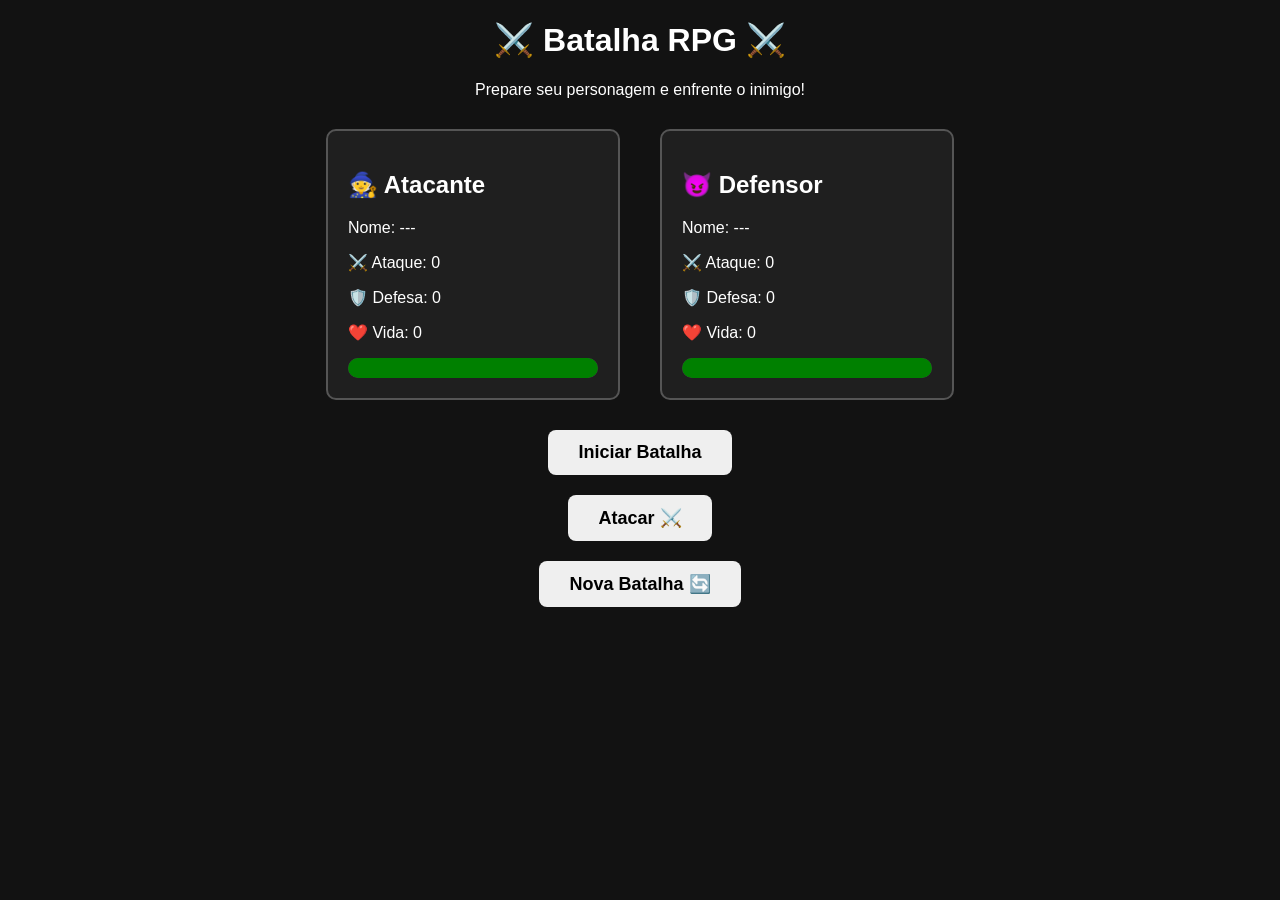
<file: desenvolvimento-web/jogo-rpg/index.html>
<!DOCTYPE html>
<html lang="pt-br">

<head>
    <meta charset="UTF-8">
    <meta name="viewport" content="width=device-width, initial-scale=1.0">

    <title>Jogo RPG</title>

    <link rel="stylesheet" href="./style.css">
</head>

<body>

    <!-- TÍTULO DO JOGO -->
    <h1>⚔️ Batalha RPG ⚔️</h1>
    <p>Prepare seu personagem e enfrente o inimigo!</p>


    <!-- ÁREA DA BATALHA -->
    <div class="batalha">


        <!-- ATACANTE -->
        <div class="personagem">

            <h2>🧙 Atacante</h2>

            <p>
                Nome:
                <span id="nomeAtacante">---</span>
            </p>

            <p>
                ⚔️ Ataque:
                <span id="ataqueAtacante">0</span>
                <p>
    🛡️ Defesa:
    <span id="defesaAtacante">0</span>
</p>
            </p>

            <p>
                ❤️ Vida:
                <span id="vidaAtacante">0</span>
            </p>

            <!-- BARRA DE VIDA DO ATACANTE -->
            <div class="barra-vida">
                <div id="vidaBarraAtacante"></div>
            </div>

        </div>


        <!-- DEFENSOR -->
        <div class="personagem">

            <h2>😈 Defensor</h2>

            <p>
                Nome:
                <span id="nomeDefensor">---</span>
                <p>
    ⚔️ Ataque:
    <span id="ataqueDefensor">0</span>
</p>
            </p>

            <p>
                🛡️ Defesa:
                <span id="defesaDefensor">0</span>
            </p>

            <p>
                ❤️ Vida:
                <span id="vidaDefensor">0</span>
            </p>

            <!-- BARRA DE VIDA DO DEFENSOR -->
            <div class="barra-vida">
                <div id="vidaBarra"></div>
            </div>

        </div>

    </div>


    <!-- BOTÕES -->
    <button onclick="iniciarBatalha()">
        Iniciar Batalha
    </button>

    <button onclick="atacar()">
        Atacar ⚔️
    </button>

    <button onclick="novaBatalha()">
    Nova Batalha 🔄
</button>


    <!-- RESULTADO -->
    <div class="resultado"></div>


    <!-- JAVASCRIPT -->
    <script src="./script.js"></script>

</body>

</html>
</file>
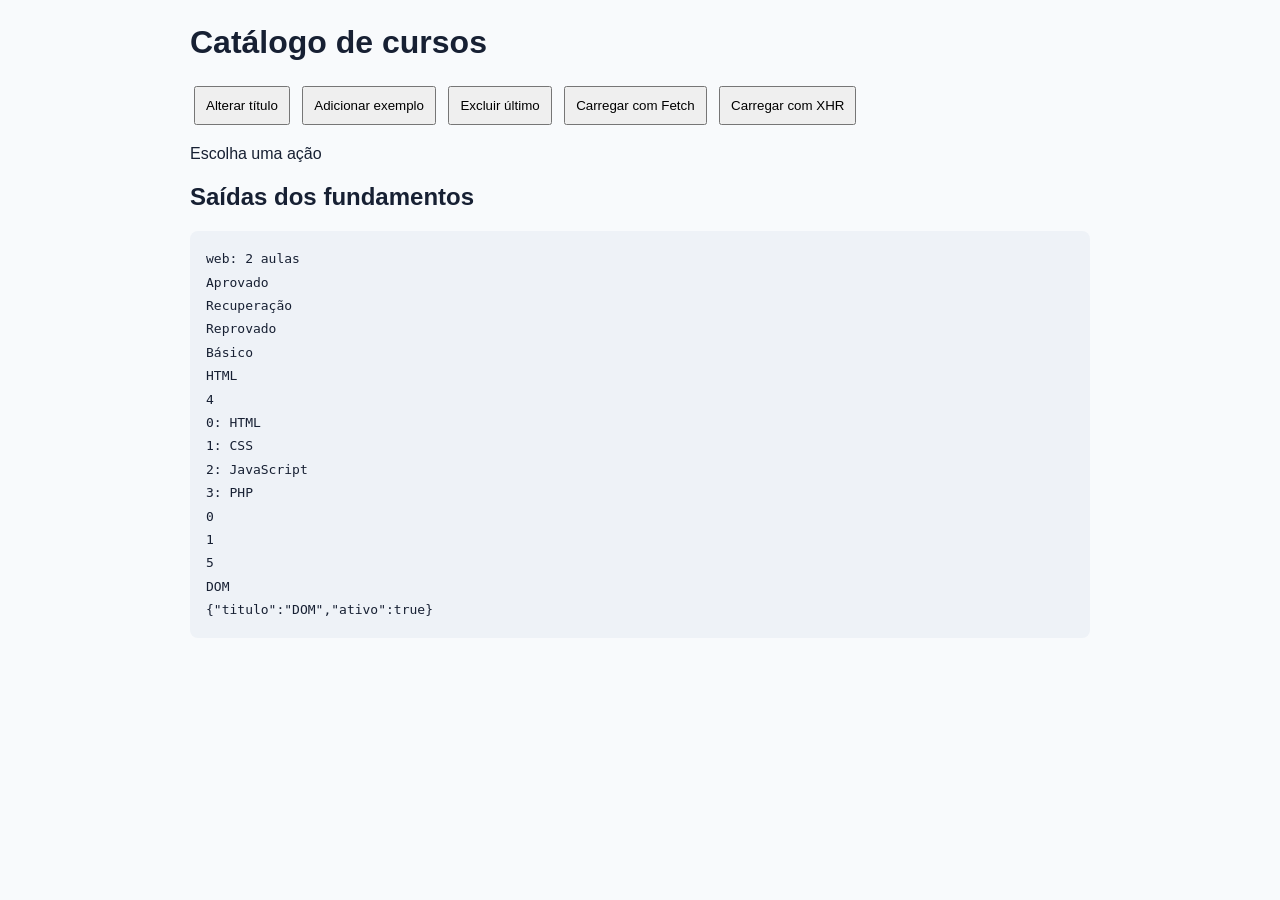
<file: desenvolvimento-web/Projeto DOM/index.html>
<!DOCTYPE html>
<html lang="pt-br">
<head>
    <meta charset="UTF-8">
    <meta name="viewport" content="width=device-width, initial-scale=1.0">
    <title>Aula 12 - JavaScript DOM e Ajax</title>
    <link rel="stylesheet" href="./style.css">
</head>
<body>
    <main>
        <h1 id="titulo">Catálogo de cursos</h1>

        <button id="alterar" type="button">Alterar título</button>
        <button id="adicionar" type="button">Adicionar exemplo</button>
        <button id="excluir" type="button">Excluir último</button>
        <button id="fetch" type="button">Carregar com Fetch</button>
        <button id="xhr" type="button">Carregar com XHR</button>

        <p id="status" role="status">Escolha uma ação</p>

        <ul id="lista"></ul>

        <h2>Saídas dos fundamentos</h2>
        <pre id="saida"></pre>
    </main>

    <script src="./fundamentos.js"></script>
    <script src="./app.js"></script>
</body>
</html>
</file>
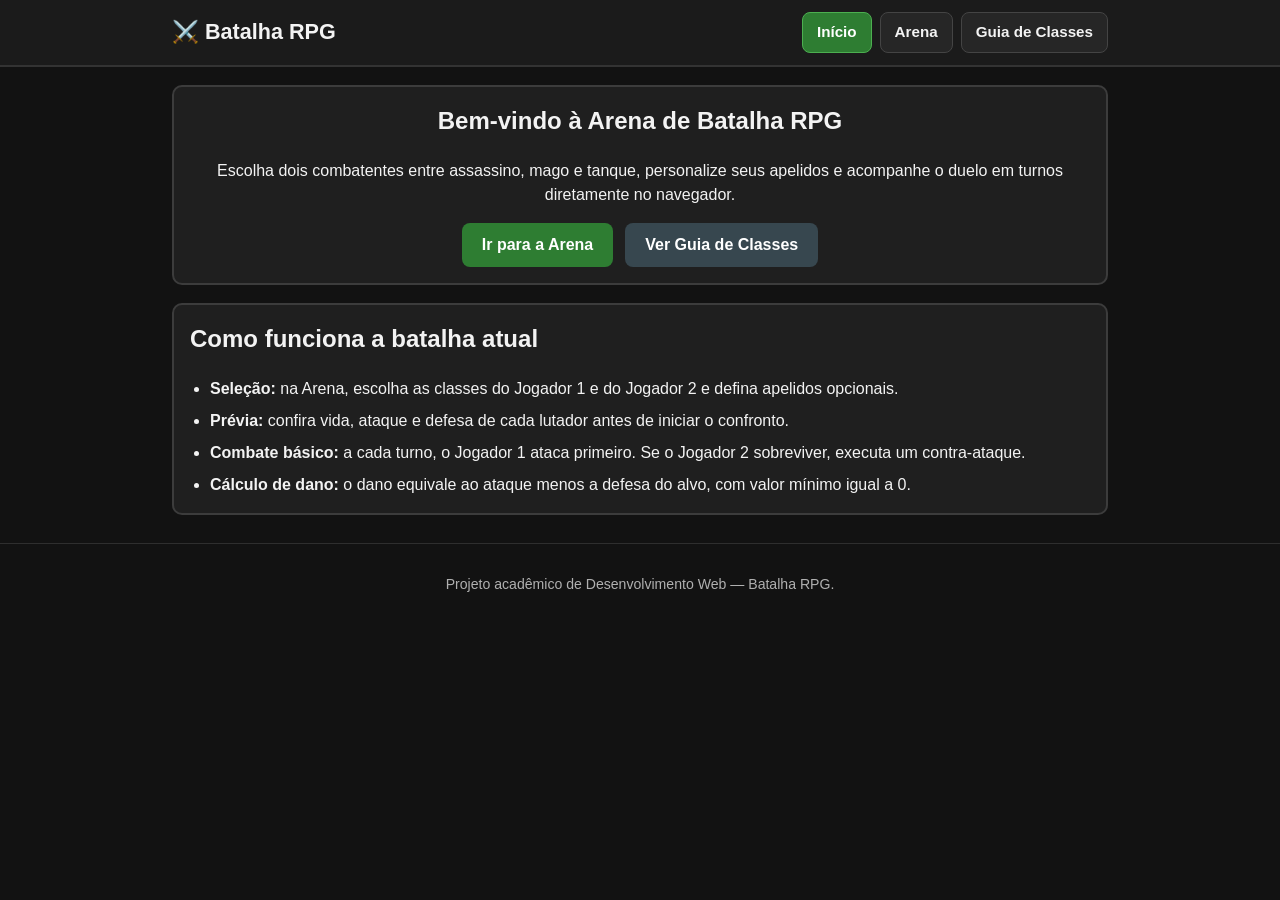
<file: desenvolvimento-web/Projeto-gb/index.html>
<!DOCTYPE html>
<html lang="pt-BR">

<head>
    <meta charset="UTF-8">
    <meta name="viewport" content="width=device-width, initial-scale=1.0">
    <title>Batalha RPG — Início</title>
    <link rel="stylesheet" href="./style.css">
</head>

<body>
    <header class="topo">
        <div class="container">
            <p class="marca">⚔️ Batalha RPG</p>
            <nav aria-label="Navegação principal">
                <ul class="menu">
                    <li><a href="./index.html" aria-current="page">Início</a></li>
                    <li><a href="./arena.html">Arena</a></li>
                    <li><a href="./classes.html">Guia de Classes</a></li>
                </ul>
            </nav>
        </div>
    </header>

    <main class="container">
        <section class="painel destaque" aria-labelledby="titulo-inicio">
            <h1 id="titulo-inicio">Bem-vindo à Arena de Batalha RPG</h1>
            <p>
                Escolha dois combatentes entre assassino, mago e tanque, personalize seus apelidos
                e acompanhe o duelo em turnos diretamente no navegador.
            </p>
            <div class="acoes-inicio">
                <a class="botao-link primario" href="./arena.html">Ir para a Arena</a>
                <a class="botao-link secundario" href="./classes.html">Ver Guia de Classes</a>
            </div>
        </section>

        <section class="painel" aria-labelledby="titulo-regras">
            <h2 id="titulo-regras">Como funciona a batalha atual</h2>
            <ul class="lista-regras">
                <li><strong>Seleção:</strong> na Arena, escolha as classes do Jogador 1 e do Jogador 2 e defina apelidos opcionais.</li>
                <li><strong>Prévia:</strong> confira vida, ataque e defesa de cada lutador antes de iniciar o confronto.</li>
                <li><strong>Combate básico:</strong> a cada turno, o Jogador 1 ataca primeiro. Se o Jogador 2 sobreviver, executa um contra-ataque.</li>
                <li><strong>Cálculo de dano:</strong> o dano equivale ao ataque menos a defesa do alvo, com valor mínimo igual a 0.</li>
            </ul>
        </section>
    </main>

    <footer class="rodape">
        <div class="container">
            <p>Projeto acadêmico de Desenvolvimento Web — Batalha RPG.</p>
        </div>
    </footer>
</body>

</html>
</file>
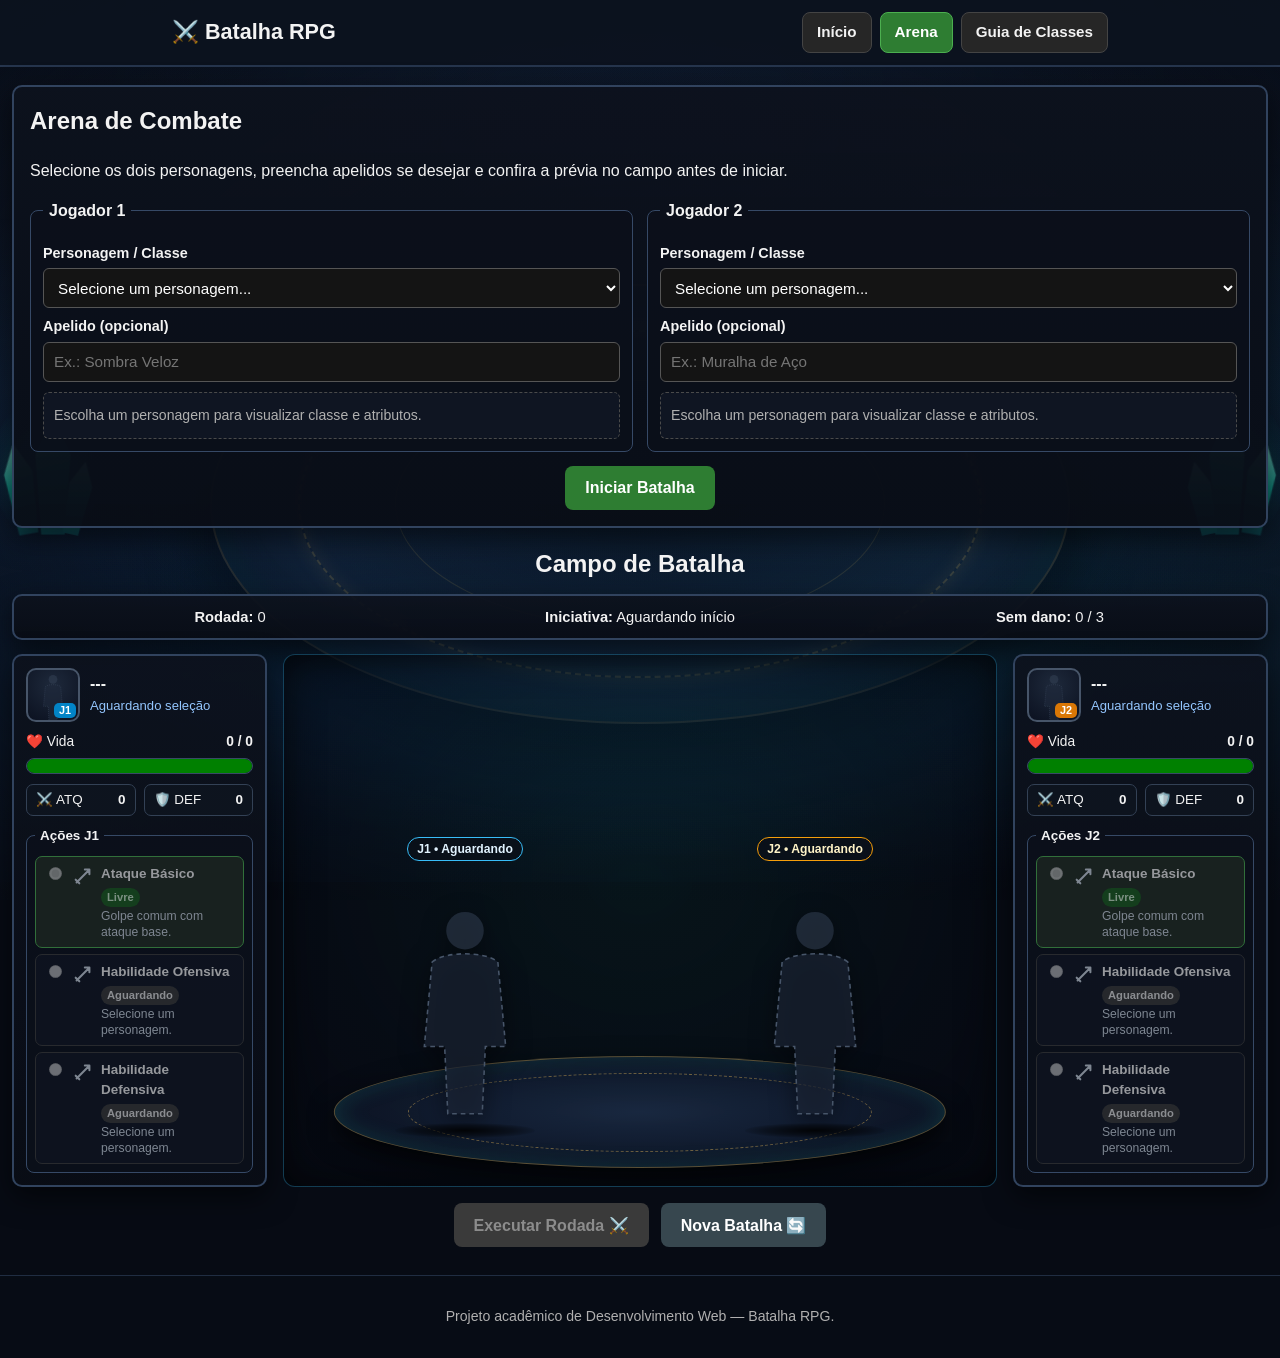
<file: desenvolvimento-web/Projeto-gb/arena.html>
<!DOCTYPE html>
<html lang="pt-BR">

<head>
    <meta charset="UTF-8">
    <meta name="viewport" content="width=device-width, initial-scale=1.0">
    <title>Batalha RPG — Arena</title>
    <link rel="stylesheet" href="./style.css">
</head>

<body class="pagina-arena">
    <!-- CENÁRIO DECORATIVO ANIMADO (EXCLUSIVO DA ARENA) -->
    <div class="arena-cenario" aria-hidden="true">
        <div class="arena-base-arte">
            <div class="arena-ruinas"></div>
            <div class="arena-plataforma">
                <div class="arena-runas"></div>
            </div>
        </div>

        <div class="arena-nevoa nevoa-fundo"></div>
        <div class="arena-nevoa nevoa-frente"></div>

        <div class="arena-cristais cristais-esquerda">
            <span class="cristal-halo"></span>
            <span class="cristal c1"></span>
            <span class="cristal c2"></span>
            <span class="cristal c3"></span>
        </div>

        <div class="arena-cristais cristais-direita">
            <span class="cristal-halo"></span>
            <span class="cristal c1"></span>
            <span class="cristal c2"></span>
            <span class="cristal c3"></span>
        </div>

        <div class="arena-particulas">
            <span class="particula p1"></span>
            <span class="particula p2"></span>
            <span class="particula p3"></span>
            <span class="particula p4"></span>
            <span class="particula p5"></span>
            <span class="particula p6"></span>
            <span class="particula p7"></span>
            <span class="particula p8"></span>
            <span class="particula p9"></span>
            <span class="particula p10"></span>
        </div>

        <div class="arena-vinheta-leitura"></div>
    </div>

    <header class="topo">
        <div class="container">
            <p class="marca">⚔️ Batalha RPG</p>
            <nav aria-label="Navegação principal">
                <ul class="menu">
                    <li><a href="./index.html">Início</a></li>
                    <li><a href="./arena.html" aria-current="page">Arena</a></li>
                    <li><a href="./classes.html">Guia de Classes</a></li>
                </ul>
            </nav>
        </div>
    </header>

    <main class="container container-arena">
        <!-- SELEÇÃO DE PERSONAGENS (RECOLHIDA AO INICIAR A BATALHA) -->
        <section id="painelSelecao" class="painel painel-selecao" aria-labelledby="titulo-selecao">
            <h1 id="titulo-selecao">Arena de Combate</h1>
            <p>Selecione os dois personagens, preencha apelidos se desejar e confira a prévia no campo antes de iniciar.</p>

            <form id="formSelecao" class="form-selecao" novalidate>
                <div class="grade-dupla">
                    <fieldset class="grupo-jogador">
                        <legend>Jogador 1</legend>

                        <label for="classeJ1">Personagem / Classe</label>
                        <select id="classeJ1" name="classeJ1" required>
                            <option value="">Selecione um personagem...</option>
                            <option value="nox">Nox — Assassino</option>
                            <option value="iris">Íris — Mago</option>
                            <option value="bronn">Bronn — Tanque</option>
                        </select>

                        <label for="apelidoJ1">Apelido (opcional)</label>
                        <input type="text" id="apelidoJ1" name="apelidoJ1" maxlength="24" placeholder="Ex.: Sombra Veloz">

                        <div class="previa-lutador" id="previaJ1" aria-live="polite">
                            <p class="previa-vazia">Escolha um personagem para visualizar classe e atributos.</p>
                        </div>
                    </fieldset>

                    <fieldset class="grupo-jogador">
                        <legend>Jogador 2</legend>

                        <label for="classeJ2">Personagem / Classe</label>
                        <select id="classeJ2" name="classeJ2" required>
                            <option value="">Selecione um personagem...</option>
                            <option value="nox">Nox — Assassino</option>
                            <option value="iris">Íris — Mago</option>
                            <option value="bronn">Bronn — Tanque</option>
                        </select>

                        <label for="apelidoJ2">Apelido (opcional)</label>
                        <input type="text" id="apelidoJ2" name="apelidoJ2" maxlength="24" placeholder="Ex.: Muralha de Aço">

                        <div class="previa-lutador" id="previaJ2" aria-live="polite">
                            <p class="previa-vazia">Escolha um personagem para visualizar classe e atributos.</p>
                        </div>
                    </fieldset>
                </div>

                <p id="mensagemValidacao" class="mensagem-erro" role="alert" aria-live="assertive"></p>

                <div class="acoes-form">
                    <button type="submit" id="btnIniciar" class="primario">Iniciar Batalha</button>
                </div>
            </form>
        </section>

        <!-- CAMPO DE BATALHA EM 3 COLUNAS NO DESKTOP -->
        <section id="secaoCampoBatalha" class="arena-combate" aria-labelledby="titulo-duelo" tabindex="-1">
            <h2 id="titulo-duelo" class="titulo-secao">Campo de Batalha</h2>

            <!-- FAIXA COMPACTA DE RODADA E INICIATIVA ACIMA DO CAMPO -->
            <div class="painel status-rodada" aria-live="polite">
                <p><strong>Rodada:</strong> <span id="numeroRodada">0</span></p>
                <p><strong>Iniciativa:</strong> <span id="textoIniciativa">Aguardando início</span></p>
                <p><strong>Sem dano:</strong> <span id="contadorSemDano">0 / 3</span></p>
            </div>

            <div class="campo-batalha-grid">
                <!-- PAINEL COMPACTO JOGADOR 1 (ESQUERDA NO DESKTOP) -->
                <aside id="painelJ1" class="personagem painel-lutador painel-j1" aria-labelledby="titulo-card-j1">
                    <div class="lutador-cabecalho">
                        <div class="retrato-moldura" id="molduraRetratoJ1">
                            <div id="retratoJ1" class="retrato-arte" aria-hidden="true"></div>
                            <span class="tag-jogador tag-j1">J1</span>
                        </div>
                        <div class="lutador-identidade">
                            <h3 id="titulo-card-j1" class="sr-only">Jogador 1</h3>
                            <p class="lutador-nome" id="nomeAtacante">---</p>
                            <p class="lutador-classe" id="classeAtacanteTela">Aguardando seleção</p>
                        </div>
                    </div>

                    <div class="bloco-vida">
                        <div class="linha-vida">
                            <span>❤️ Vida</span>
                            <strong><span id="vidaAtacante">0</span> / <span id="vidaMaxAtacante">0</span></strong>
                        </div>
                        <div class="barra-vida" role="progressbar" aria-label="Vida do Jogador 1" aria-valuemin="0" aria-valuemax="100" aria-valuenow="100" id="barraContainerAtacante">
                            <div id="vidaBarraAtacante"></div>
                        </div>
                    </div>

                    <div class="atributos-compactos">
                        <div class="stat-pill">
                            <span>⚔️ ATQ</span>
                            <strong id="ataqueAtacante">0</strong>
                        </div>
                        <div class="stat-pill">
                            <span>🛡️ DEF</span>
                            <strong id="defesaAtacante">0</strong>
                        </div>
                    </div>

                    <fieldset class="seletor-acao">
                        <legend>Ações J1</legend>

                        <label class="opcao-acao">
                            <input type="radio" id="radioBasicoJ1" name="acaoJ1" value="basico" checked disabled>
                            <span id="iconeBasicoJ1" class="icone-habilidade" aria-hidden="true"></span>
                            <span class="opcao-texto">
                                <span class="opcao-cabecalho">
                                    <strong>Ataque Básico</strong>
                                    <span class="badge-recarga pronta">Livre</span>
                                </span>
                                <small>Golpe comum com ataque base.</small>
                            </span>
                        </label>

                        <label class="opcao-acao">
                            <input type="radio" id="radioOfensivaJ1" name="acaoJ1" value="ofensiva" disabled>
                            <span id="iconeOfensivaJ1" class="icone-habilidade" aria-hidden="true"></span>
                            <span class="opcao-texto">
                                <span class="opcao-cabecalho">
                                    <strong id="nomeOfensivaJ1">Habilidade Ofensiva</strong>
                                    <span id="statusOfensivaJ1" class="badge-recarga">Aguardando</span>
                                </span>
                                <small id="descOfensivaJ1">Selecione um personagem.</small>
                            </span>
                        </label>

                        <label class="opcao-acao">
                            <input type="radio" id="radioDefensivaJ1" name="acaoJ1" value="defensiva" disabled>
                            <span id="iconeDefensivaJ1" class="icone-habilidade" aria-hidden="true"></span>
                            <span class="opcao-texto">
                                <span class="opcao-cabecalho">
                                    <strong id="nomeDefensivaJ1">Habilidade Defensiva</strong>
                                    <span id="statusDefensivaJ1" class="badge-recarga">Aguardando</span>
                                </span>
                                <small id="descDefensivaJ1">Selecione um personagem.</small>
                            </span>
                        </label>
                    </fieldset>
                </aside>

                <!-- ARENA CENTRAL COM PERSONAGENS DE CORPO INTEIRO E ENCERRAMENTO -->
                <div id="palcoArena" class="palco-arena" aria-label="Palco de duelo">
                    <!-- LETREIRO TRIUNFAL ACIMA DO VENCEDOR -->
                    <div id="bannerDesfecho" class="banner-desfecho" role="status" aria-live="polite" aria-hidden="true">
                        <div class="banner-moldura">
                            <span class="banner-ornamento" aria-hidden="true"></span>
                            <p id="tituloDesfecho" class="banner-desfecho-titulo"></p>
                            <p id="subtituloDesfecho" class="banner-desfecho-subtitulo"></p>
                            <span class="banner-brilho" aria-hidden="true"></span>
                        </div>
                    </div>

                    <!-- HALO DOURADO E PARTÍCULAS DE VITÓRIA -->
                    <div class="halo-vitoria" aria-hidden="true"></div>
                    <div class="particulas-vitoria" aria-hidden="true">
                        <span class="faisca-vitoria f1"></span>
                        <span class="faisca-vitoria f2"></span>
                        <span class="faisca-vitoria f3"></span>
                        <span class="faisca-vitoria f4"></span>
                        <span class="faisca-vitoria f5"></span>
                        <span class="faisca-vitoria f6"></span>
                    </div>

                    <div class="piso-arena" aria-hidden="true">
                        <div class="piso-runas"></div>
                    </div>

                    <div class="lutadores-palco">
                        <div id="palcoLutadorJ1" class="slot-lutador lado-j1" data-classe="">
                            <span id="plaquetaJ1" class="plaqueta-lutador plaqueta-j1">J1 • Aguardando</span>
                            <div id="figuraJ1" class="figura-corpo-inteiro" role="img" aria-label="Lutador do Jogador 1 não selecionado"></div>
                            <div class="sombra-contato" aria-hidden="true"></div>
                        </div>

                        <div id="palcoLutadorJ2" class="slot-lutador lado-j2" data-classe="">
                            <span id="plaquetaJ2" class="plaqueta-lutador plaqueta-j2">J2 • Aguardando</span>
                            <div id="figuraJ2" class="figura-corpo-inteiro" role="img" aria-label="Lutador do Jogador 2 não selecionado"></div>
                            <div class="sombra-contato" aria-hidden="true"></div>
                        </div>
                    </div>
                </div>

                <!-- PAINEL COMPACTO JOGADOR 2 (DIREITA NO DESKTOP) -->
                <aside id="painelJ2" class="personagem painel-lutador painel-j2" aria-labelledby="titulo-card-j2">
                    <div class="lutador-cabecalho">
                        <div class="retrato-moldura" id="molduraRetratoJ2">
                            <div id="retratoJ2" class="retrato-arte" aria-hidden="true"></div>
                            <span class="tag-jogador tag-j2">J2</span>
                        </div>
                        <div class="lutador-identidade">
                            <h3 id="titulo-card-j2" class="sr-only">Jogador 2</h3>
                            <p class="lutador-nome" id="nomeDefensor">---</p>
                            <p class="lutador-classe" id="classeDefensorTela">Aguardando seleção</p>
                        </div>
                    </div>

                    <div class="bloco-vida">
                        <div class="linha-vida">
                            <span>❤️ Vida</span>
                            <strong><span id="vidaDefensor">0</span> / <span id="vidaMaxDefensor">0</span></strong>
                        </div>
                        <div class="barra-vida" role="progressbar" aria-label="Vida do Jogador 2" aria-valuemin="0" aria-valuemax="100" aria-valuenow="100" id="barraContainerDefensor">
                            <div id="vidaBarraDefensor"></div>
                        </div>
                    </div>

                    <div class="atributos-compactos">
                        <div class="stat-pill">
                            <span>⚔️ ATQ</span>
                            <strong id="ataqueDefensor">0</strong>
                        </div>
                        <div class="stat-pill">
                            <span>🛡️ DEF</span>
                            <strong id="defesaDefensor">0</strong>
                        </div>
                    </div>

                    <fieldset class="seletor-acao">
                        <legend>Ações J2</legend>

                        <label class="opcao-acao">
                            <input type="radio" id="radioBasicoJ2" name="acaoJ2" value="basico" checked disabled>
                            <span id="iconeBasicoJ2" class="icone-habilidade" aria-hidden="true"></span>
                            <span class="opcao-texto">
                                <span class="opcao-cabecalho">
                                    <strong>Ataque Básico</strong>
                                    <span class="badge-recarga pronta">Livre</span>
                                </span>
                                <small>Golpe comum com ataque base.</small>
                            </span>
                        </label>

                        <label class="opcao-acao">
                            <input type="radio" id="radioOfensivaJ2" name="acaoJ2" value="ofensiva" disabled>
                            <span id="iconeOfensivaJ2" class="icone-habilidade" aria-hidden="true"></span>
                            <span class="opcao-texto">
                                <span class="opcao-cabecalho">
                                    <strong id="nomeOfensivaJ2">Habilidade Ofensiva</strong>
                                    <span id="statusOfensivaJ2" class="badge-recarga">Aguardando</span>
                                </span>
                                <small id="descOfensivaJ2">Selecione um personagem.</small>
                            </span>
                        </label>

                        <label class="opcao-acao">
                            <input type="radio" id="radioDefensivaJ2" name="acaoJ2" value="defensiva" disabled>
                            <span id="iconeDefensivaJ2" class="icone-habilidade" aria-hidden="true"></span>
                            <span class="opcao-texto">
                                <span class="opcao-cabecalho">
                                    <strong id="nomeDefensivaJ2">Habilidade Defensiva</strong>
                                    <span id="statusDefensivaJ2" class="badge-recarga">Aguardando</span>
                                </span>
                                <small id="descDefensivaJ2">Selecione um personagem.</small>
                            </span>
                        </label>
                    </fieldset>
                </aside>
            </div>

            <!-- CONTROLES E LOG ABAIXO DO CAMPO -->
            <div class="controles-batalha">
                <button type="button" id="btnAtacar" class="primario" disabled>Executar Rodada ⚔️</button>
                <button type="button" id="btnNovaBatalha" class="secundario">Nova Batalha 🔄</button>
            </div>

            <section id="resultado" class="resultado" aria-live="polite"></section>
        </section>
    </main>

    <footer class="rodape">
        <div class="container">
            <p>Projeto acadêmico de Desenvolvimento Web — Batalha RPG.</p>
        </div>
    </footer>

    <script src="./script.js"></script>
</body>

</html>
</file>
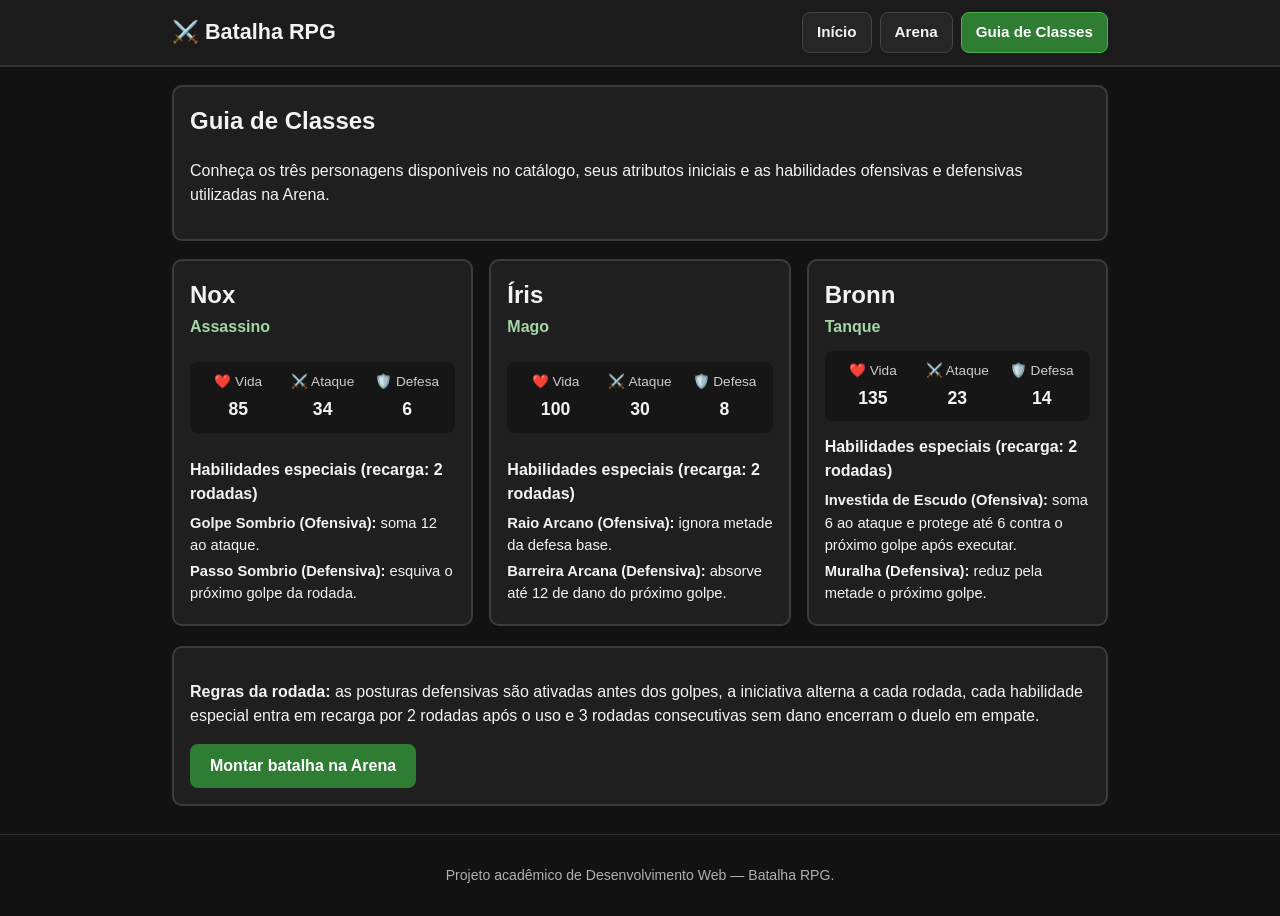
<file: desenvolvimento-web/Projeto-gb/classes.html>
<!DOCTYPE html>
<html lang="pt-BR">

<head>
    <meta charset="UTF-8">
    <meta name="viewport" content="width=device-width, initial-scale=1.0">
    <title>Batalha RPG — Guia de Classes</title>
    <link rel="stylesheet" href="./style.css">
</head>

<body>
    <header class="topo">
        <div class="container">
            <p class="marca">⚔️ Batalha RPG</p>
            <nav aria-label="Navegação principal">
                <ul class="menu">
                    <li><a href="./index.html">Início</a></li>
                    <li><a href="./arena.html">Arena</a></li>
                    <li><a href="./classes.html" aria-current="page">Guia de Classes</a></li>
                </ul>
            </nav>
        </div>
    </header>

    <main class="container">
        <section class="painel" aria-labelledby="titulo-guia">
            <h1 id="titulo-guia">Guia de Classes</h1>
            <p>
                Conheça os três personagens disponíveis no catálogo, seus atributos iniciais e as
                habilidades ofensivas e defensivas utilizadas na Arena.
            </p>
        </section>

        <section class="grade-classes" aria-label="Catálogo de personagens">
            <article class="painel card-classe">
                <header>
                    <h2>Nox</h2>
                    <p class="subtitulo-classe">Assassino</p>
                </header>
                <dl class="lista-atributos">
                    <div>
                        <dt>❤️ Vida</dt>
                        <dd>85</dd>
                    </div>
                    <div>
                        <dt>⚔️ Ataque</dt>
                        <dd>34</dd>
                    </div>
                    <div>
                        <dt>🛡️ Defesa</dt>
                        <dd>6</dd>
                    </div>
                </dl>
                <div class="habilidades-classe">
                    <h3>Habilidades especiais (recarga: 2 rodadas)</h3>
                    <p><strong>Golpe Sombrio (Ofensiva):</strong> soma 12 ao ataque.</p>
                    <p><strong>Passo Sombrio (Defensiva):</strong> esquiva o próximo golpe da rodada.</p>
                </div>
            </article>

            <article class="painel card-classe">
                <header>
                    <h2>Íris</h2>
                    <p class="subtitulo-classe">Mago</p>
                </header>
                <dl class="lista-atributos">
                    <div>
                        <dt>❤️ Vida</dt>
                        <dd>100</dd>
                    </div>
                    <div>
                        <dt>⚔️ Ataque</dt>
                        <dd>30</dd>
                    </div>
                    <div>
                        <dt>🛡️ Defesa</dt>
                        <dd>8</dd>
                    </div>
                </dl>
                <div class="habilidades-classe">
                    <h3>Habilidades especiais (recarga: 2 rodadas)</h3>
                    <p><strong>Raio Arcano (Ofensiva):</strong> ignora metade da defesa base.</p>
                    <p><strong>Barreira Arcana (Defensiva):</strong> absorve até 12 de dano do próximo golpe.</p>
                </div>
            </article>

            <article class="painel card-classe">
                <header>
                    <h2>Bronn</h2>
                    <p class="subtitulo-classe">Tanque</p>
                </header>
                <dl class="lista-atributos">
                    <div>
                        <dt>❤️ Vida</dt>
                        <dd>135</dd>
                    </div>
                    <div>
                        <dt>⚔️ Ataque</dt>
                        <dd>23</dd>
                    </div>
                    <div>
                        <dt>🛡️ Defesa</dt>
                        <dd>14</dd>
                    </div>
                </dl>
                <div class="habilidades-classe">
                    <h3>Habilidades especiais (recarga: 2 rodadas)</h3>
                    <p><strong>Investida de Escudo (Ofensiva):</strong> soma 6 ao ataque e protege até 6 contra o próximo golpe após executar.</p>
                    <p><strong>Muralha (Defensiva):</strong> reduz pela metade o próximo golpe.</p>
                </div>
            </article>
        </section>

        <section class="painel aviso-etapa">
            <p>
                <strong>Regras da rodada:</strong> as posturas defensivas são ativadas antes dos golpes,
                a iniciativa alterna a cada rodada, cada habilidade especial entra em recarga por
                2 rodadas após o uso e 3 rodadas consecutivas sem dano encerram o duelo em empate.
            </p>
            <a class="botao-link primario" href="./arena.html">Montar batalha na Arena</a>
        </section>
    </main>

    <footer class="rodape">
        <div class="container">
            <p>Projeto acadêmico de Desenvolvimento Web — Batalha RPG.</p>
        </div>
    </footer>
</body>

</html>
</file>
<file: desenvolvimento-web/jogo-rpg/style.css>
body {
    background-color: #121212;
    color: white;
    font-family: Arial, sans-serif;
}
.batalha {
    display: flex;
    justify-content: center;
    gap: 40px;
    margin: 30px 0;
}

.personagem {
    background-color: #1f1f1f;
    padding: 20px;
    border: 2px solid #555;
    border-radius: 10px;
    width: 250px;
}

h1,
body > p {
    text-align: center;
}

button {
    display: block;
    margin: 20px auto;
    padding: 12px 30px;

    font-size: 18px;
    font-weight: bold;

    cursor: pointer;
    border-radius: 8px;
    border: none;
}

.resultado {
    width: 500px;
    margin: 30px auto;
    padding: 20px;

    background-color: #1f1f1f;
    border: 2px solid #555;
    border-radius: 10px;
}

.resultado:empty {
    display: none;
}

.barra-vida {
    width: 100%;
    height: 20px;
    background-color: #444;
    border-radius: 10px;
    overflow: hidden;
}

#vidaBarra {
    width: 100%;
    height: 100%;
    background-color: green;
    border-radius: 10px;
}
#vidaBarraAtacante {
    width: 100%;
    height: 100%;
    background-color: green;
    border-radius: 10px;
}
</file>
<file: desenvolvimento-web/Projeto DOM/style.css>
body {
    font-family: Arial, sans-serif;
    background: #f8fafc;
    color: #172033;
    margin: 24px;
}

main {
    max-width: 900px;
    margin: auto;
}

button {
    padding: 10px;
    margin: 4px;
    cursor: pointer;
}

button:disabled {
    cursor: not-allowed;
    opacity: 0.6;
}

li {
    margin: 10px 0;
}

pre {
    white-space: pre-wrap;
    line-height: 1.8;
    padding: 16px;
    background: #eef2f7;
    border-radius: 8px;
    overflow-wrap: anywhere;
}

:focus-visible {
    outline: 3px solid #6541c6;
    outline-offset: 2px;
}
</file>
<file: desenvolvimento-web/Projeto-gb/style.css>
*,
*::before,
*::after {
    box-sizing: border-box;
}

body {
    margin: 0;
    background-color: #121212;
    color: #f3f3f3;
    font-family: Arial, sans-serif;
    line-height: 1.5;
    overflow-x: hidden;
}

.sr-only {
    position: absolute;
    width: 1px;
    height: 1px;
    padding: 0;
    margin: -1px;
    overflow: hidden;
    clip: rect(0, 0, 0, 0);
    white-space: nowrap;
    border: 0;
}

.container {
    width: 100%;
    max-width: 960px;
    margin: 0 auto;
    padding: 0 12px;
}

/* Cabeçalho e navegação */
.topo {
    background-color: #1b1b1b;
    border-bottom: 2px solid #333;
    padding: 12px 0;
    margin-bottom: 18px;
}

.topo .container {
    display: flex;
    flex-direction: column;
    gap: 10px;
    align-items: center;
}

.marca {
    margin: 0;
    font-size: 1.35rem;
    font-weight: bold;
}

.menu {
    list-style: none;
    margin: 0;
    padding: 0;
    display: flex;
    flex-wrap: wrap;
    justify-content: center;
    gap: 8px;
}

.menu a {
    display: inline-flex;
    align-items: center;
    justify-content: center;
    min-height: 40px;
    padding: 8px 14px;
    border-radius: 8px;
    background-color: #262626;
    color: #f3f3f3;
    text-decoration: none;
    font-weight: bold;
    font-size: 0.95rem;
    border: 1px solid #444;
}

.menu a:hover,
.menu a:focus-visible {
    background-color: #333;
}

.menu a[aria-current="page"] {
    background-color: #2e7d32;
    border-color: #4caf50;
    color: #ffffff;
}

/* Painéis gerais */
.painel {
    background-color: #1f1f1f;
    border: 2px solid #3c3c3c;
    border-radius: 10px;
    padding: 16px;
    margin-bottom: 18px;
}

.painel h1,
.painel h2,
.titulo-secao {
    margin-top: 0;
}

.titulo-secao {
    text-align: center;
    margin-bottom: 12px;
}

.destaque {
    text-align: center;
}

.acoes-inicio {
    display: flex;
    flex-wrap: wrap;
    justify-content: center;
    gap: 12px;
    margin-top: 16px;
}

.lista-regras {
    padding-left: 20px;
    margin-bottom: 0;
}

.lista-regras li + li {
    margin-top: 8px;
}

/* Botões e links de ação */
button,
.botao-link {
    display: inline-flex;
    align-items: center;
    justify-content: center;
    min-height: 44px;
    padding: 10px 20px;
    font-size: 1rem;
    font-weight: bold;
    border-radius: 8px;
    border: none;
    cursor: pointer;
    text-decoration: none;
    text-align: center;
}

button.primario,
.botao-link.primario {
    background-color: #2e7d32;
    color: #ffffff;
}

button.primario:hover:not(:disabled),
.botao-link.primario:hover {
    background-color: #388e3c;
}

button.secundario,
.botao-link.secundario {
    background-color: #37474f;
    color: #ffffff;
}

button.secundario:hover:not(:disabled),
.botao-link.secundario:hover {
    background-color: #455a64;
}

button:disabled {
    background-color: #3a3a3a;
    color: #8c8c8c;
    cursor: not-allowed;
}

/* Guia de Classes */
.grade-classes {
    display: grid;
    grid-template-columns: 1fr;
    gap: 16px;
    margin-bottom: 20px;
}

.card-classe {
    margin-bottom: 0;
    display: flex;
    flex-direction: column;
    justify-content: space-between;
}

.card-classe h2 {
    margin-bottom: 2px;
}

.subtitulo-classe {
    margin: 0 0 12px;
    color: #a5d6a7;
    font-weight: bold;
}

.lista-atributos {
    display: grid;
    grid-template-columns: repeat(3, 1fr);
    gap: 8px;
    margin: 0 0 14px;
    padding: 10px;
    background-color: #161616;
    border-radius: 8px;
    text-align: center;
}

.lista-atributos dt {
    font-size: 0.85rem;
    color: #cccccc;
}

.lista-atributos dd {
    margin: 4px 0 0;
    font-size: 1.1rem;
    font-weight: bold;
}

.habilidades-classe h3 {
    font-size: 1rem;
    margin: 0 0 6px;
}

.habilidades-classe p {
    margin: 4px 0;
    font-size: 0.92rem;
}

/* Formulário da Arena */
.painel-selecao[hidden],
.painel-selecao.recolhido {
    display: none;
}

.form-selecao {
    margin-top: 12px;
}

.grade-dupla {
    display: grid;
    grid-template-columns: 1fr;
    gap: 14px;
}

.grupo-jogador {
    border: 1px solid #4a4a4a;
    border-radius: 8px;
    padding: 12px;
    margin: 0;
    min-width: 0;
}

.grupo-jogador legend {
    font-weight: bold;
    padding: 0 6px;
}

.grupo-jogador label {
    display: block;
    margin-top: 8px;
    margin-bottom: 4px;
    font-size: 0.9rem;
    font-weight: bold;
}

.grupo-jogador select,
.grupo-jogador input {
    width: 100%;
    min-height: 40px;
    padding: 8px 10px;
    border-radius: 6px;
    border: 1px solid #555;
    background-color: #141414;
    color: #ffffff;
    font-size: 0.95rem;
}

.grupo-jogador select:disabled,
.grupo-jogador input:disabled {
    opacity: 0.65;
    cursor: not-allowed;
}

.previa-lutador {
    margin-top: 10px;
    padding: 9px 10px;
    border-radius: 6px;
    background-color: #161616;
    border: 1px dashed #4a4a4a;
    font-size: 0.88rem;
    overflow-wrap: anywhere;
}

.previa-lutador p {
    margin: 3px 0;
}

.previa-vazia {
    color: #b0b0b0;
}

.mensagem-erro {
    color: #ff8a80;
    font-weight: bold;
    margin: 12px 0 0;
    min-height: 1.4em;
}

.mensagem-erro:empty {
    display: none;
}

.acoes-form {
    margin-top: 14px;
    display: flex;
    justify-content: center;
}

/* Status da rodada */
.status-rodada {
    display: grid;
    grid-template-columns: 1fr;
    gap: 6px;
    padding: 10px 14px;
    margin-bottom: 14px;
}

.status-rodada p {
    margin: 0;
    font-size: 0.92rem;
}

/* Grade principal do Campo de Batalha */
.arena-combate:focus {
    outline: none;
}

.campo-batalha-grid {
    display: grid;
    grid-template-columns: 1fr;
    grid-template-areas:
        "palco"
        "j1"
        "j2";
    gap: 14px;
    margin-bottom: 16px;
}

.painel-j1 {
    grid-area: j1;
}

.palco-arena {
    grid-area: palco;
}

.painel-j2 {
    grid-area: j2;
}

/* Painéis laterais compactos dos lutadores */
.personagem,
.painel-lutador {
    background-color: #1f1f1f;
    padding: 12px;
    border: 2px solid #555;
    border-radius: 10px;
    width: 100%;
    min-width: 0;
    overflow-wrap: anywhere;
    display: flex;
    flex-direction: column;
    gap: 10px;
}

.lutador-cabecalho {
    display: flex;
    align-items: center;
    gap: 10px;
    min-width: 0;
}

.retrato-moldura {
    position: relative;
    width: 54px;
    height: 54px;
    border-radius: 10px;
    border: 2px solid #475569;
    background: radial-gradient(circle at 50% 30%, #1e293b 0%, #0b1120 100%);
    overflow: hidden;
    flex-shrink: 0;
}

.retrato-moldura[data-classe="nox"] {
    border-color: #8b5cf6;
    box-shadow: 0 0 12px rgba(139, 92, 246, 0.35);
}

.retrato-moldura[data-classe="iris"] {
    border-color: #2dd4bf;
    box-shadow: 0 0 12px rgba(45, 212, 191, 0.35);
}

.retrato-moldura[data-classe="bronn"] {
    border-color: #f59e0b;
    box-shadow: 0 0 12px rgba(245, 158, 11, 0.35);
}

.retrato-arte {
    width: 100%;
    height: 100%;
}

.retrato-arte img,
.retrato-arte svg {
    width: 100%;
    height: 100%;
    object-fit: cover;
    object-position: 50% 18%;
    transform: scale(1.24);
    display: block;
}

.painel-j2 .retrato-arte img,
.painel-j2 .retrato-arte svg {
    transform: scale(-1.24, 1.24);
}

.tag-jogador {
    position: absolute;
    bottom: 2px;
    right: 2px;
    padding: 1px 5px;
    border-radius: 5px;
    font-size: 0.68rem;
    font-weight: bold;
    line-height: 1.2;
}

.tag-j1 {
    background-color: #0284c7;
    color: #ffffff;
}

.tag-j2 {
    background-color: #d97706;
    color: #ffffff;
}

.lutador-identidade {
    min-width: 0;
    flex: 1;
}

.lutador-nome {
    margin: 0;
    font-size: 1rem;
    font-weight: bold;
    line-height: 1.25;
}

.lutador-classe {
    margin: 2px 0 0;
    font-size: 0.82rem;
    color: #93c5fd;
}

.bloco-vida {
    display: flex;
    flex-direction: column;
    gap: 5px;
}

.linha-vida {
    display: flex;
    justify-content: space-between;
    align-items: center;
    font-size: 0.86rem;
}

.barra-vida {
    width: 100%;
    height: 16px;
    background-color: #444;
    border-radius: 999px;
    overflow: hidden;
}

#vidaBarraAtacante,
#vidaBarraDefensor {
    width: 100%;
    height: 100%;
    background-color: green;
    border-radius: 999px;
    transition: width 0.2s ease, background-color 0.2s ease;
}

.atributos-compactos {
    display: grid;
    grid-template-columns: repeat(2, 1fr);
    gap: 8px;
}

.stat-pill {
    display: flex;
    align-items: center;
    justify-content: space-between;
    padding: 5px 9px;
    border-radius: 7px;
    background-color: rgba(14, 20, 32, 0.9);
    border: 1px solid #334155;
    font-size: 0.84rem;
}

/* Seletor de ações compacto */
.seletor-acao {
    margin: 0;
    padding: 8px;
    border: 1px solid #444;
    border-radius: 8px;
    background-color: #171717;
    min-width: 0;
}

.seletor-acao legend {
    padding: 0 5px;
    font-weight: bold;
    font-size: 0.84rem;
}

.opcao-acao {
    display: flex;
    align-items: flex-start;
    gap: 7px;
    padding: 7px 8px;
    margin-top: 6px;
    border: 1px solid #3c3c3c;
    border-radius: 7px;
    background-color: #202020;
    cursor: pointer;
    min-width: 0;
}

.opcao-acao:first-of-type {
    margin-top: 2px;
}

.opcao-acao input[type="radio"] {
    margin-top: 3px;
    flex-shrink: 0;
    accent-color: #4caf50;
}

.opcao-acao:has(input:checked) {
    border-color: #4caf50;
    background-color: #222d23;
}

.opcao-acao:has(input:disabled) {
    opacity: 0.6;
    cursor: not-allowed;
}

.icone-habilidade {
    width: 22px;
    height: 22px;
    flex-shrink: 0;
    margin-top: 1px;
    display: inline-flex;
    align-items: center;
    justify-content: center;
}

.icone-habilidade svg {
    width: 100%;
    height: 100%;
    display: block;
}

.opcao-texto {
    display: flex;
    flex-direction: column;
    gap: 2px;
    flex: 1;
    min-width: 0;
}

.opcao-cabecalho {
    display: flex;
    flex-wrap: wrap;
    align-items: center;
    justify-content: space-between;
    gap: 4px;
    font-size: 0.84rem;
}

.opcao-texto small {
    color: #cbd5e1;
    font-size: 0.76rem;
    line-height: 1.28;
}

.badge-recarga {
    display: inline-block;
    padding: 1px 6px;
    border-radius: 999px;
    font-size: 0.7rem;
    font-weight: bold;
    background-color: #3a3a3a;
    color: #e0e0e0;
}

.badge-recarga.pronta {
    background-color: #1b5e20;
    color: #c8e6c9;
}

.badge-recarga.em-recarga {
    background-color: #6d2c2c;
    color: #ffcdd2;
}

/* Palco central da Arena com espaço superior para o letreiro de vitória */
.palco-arena {
    position: relative;
    min-height: 288px;
    border-radius: 12px;
    border: 1px solid rgba(56, 189, 248, 0.28);
    background:
        radial-gradient(ellipse at 50% 42%, rgba(16, 185, 129, 0.06) 0%, rgba(7, 11, 20, 0.34) 72%, rgba(5, 8, 15, 0.62) 100%);
    box-shadow: inset 0 0 36px rgba(0, 0, 0, 0.6);
    padding: 74px 8px 18px;
    display: flex;
    flex-direction: column;
    justify-content: flex-end;
    overflow: hidden;
    transition: border-color 450ms ease, box-shadow 450ms ease;
}

.palco-arena.vitoria-revelada {
    border-color: rgba(245, 196, 81, 0.65);
    box-shadow:
        inset 0 0 46px rgba(245, 184, 65, 0.14),
        0 0 28px rgba(245, 184, 65, 0.16);
}

/* Piso da arena onde os pés se apoiam */
.piso-arena {
    position: absolute;
    left: 50%;
    bottom: 14px;
    width: 90%;
    height: 76px;
    transform: translateX(-50%);
    border-radius: 50%;
    background:
        radial-gradient(ellipse at center, rgba(30, 48, 76, 0.78) 0%, rgba(15, 24, 42, 0.88) 65%, rgba(8, 13, 24, 0.2) 100%);
    border: 1px solid rgba(240, 194, 92, 0.34);
    box-shadow:
        0 10px 26px rgba(0, 0, 0, 0.75),
        inset 0 0 22px rgba(45, 212, 191, 0.16);
    pointer-events: none;
    transition: border-color 450ms ease, box-shadow 450ms ease;
}

.palco-arena.vitoria-revelada .piso-arena {
    border-color: rgba(251, 211, 108, 0.65);
    box-shadow:
        0 10px 30px rgba(0, 0, 0, 0.8),
        inset 0 0 28px rgba(245, 184, 65, 0.28);
}

.piso-runas {
    position: absolute;
    inset: 14% 12%;
    border-radius: 50%;
    border: 1px dashed rgba(240, 194, 92, 0.42);
}

/* Posicionamento lado a lado dos combatentes */
.lutadores-palco {
    --palco-gap: 12px;
    position: relative;
    z-index: 2;
    display: grid;
    grid-template-columns: 1fr 1fr;
    align-items: end;
    gap: var(--palco-gap);
    width: 100%;
    padding-bottom: 18px;
}

.slot-lutador {
    display: flex;
    flex-direction: column;
    align-items: center;
    justify-content: flex-end;
    min-width: 0;
    will-change: transform, opacity;
    transition: transform 650ms cubic-bezier(0.22, 1, 0.36, 1), opacity 350ms ease-out;
}

/* Etapa 1: Derrotado, sombra e etiqueta somem em 350ms */
.slot-lutador.lutador-derrotado {
    opacity: 0;
    pointer-events: none;
}

/* Etapa 2: Vencedor desliza até o centro exato da plataforma em 650ms */
.lado-j1.vencedor-centralizado {
    transform: translateX(calc(50% + (var(--palco-gap) / 2)));
}

.lado-j2.vencedor-centralizado {
    transform: translateX(calc(-50% - (var(--palco-gap) / 2)));
}

.plaqueta-lutador {
    display: inline-block;
    max-width: 100%;
    padding: 2px 9px;
    margin-bottom: 4px;
    border-radius: 999px;
    font-size: 0.76rem;
    font-weight: bold;
    white-space: nowrap;
    overflow: hidden;
    text-overflow: ellipsis;
    background-color: rgba(11, 16, 26, 0.88);
    border: 1px solid #475569;
    transition: opacity 280ms ease;
}

.palco-arena.vitoria-revelada .lutador-vencedor .plaqueta-lutador {
    opacity: 0;
}

.plaqueta-j1 {
    border-color: #38bdf8;
    color: #e0f2fe;
}

.plaqueta-j2 {
    border-color: #f59e0b;
    color: #fef3c7;
}

.figura-corpo-inteiro {
    position: relative;
    z-index: 2;
    width: 124px;
    height: 162px;
    display: flex;
    align-items: flex-end;
    justify-content: center;
}

.figura-corpo-inteiro img,
.figura-corpo-inteiro svg {
    width: 100%;
    height: 100%;
    object-fit: contain;
    object-position: bottom center;
    display: block;
    filter: drop-shadow(0 6px 12px rgba(0, 0, 0, 0.65));
}

.lado-j2 .figura-corpo-inteiro img,
.lado-j2 .figura-corpo-inteiro svg {
    transform: scaleX(-1);
}

.sombra-contato {
    position: relative;
    z-index: 1;
    width: 72%;
    max-width: 140px;
    height: 15px;
    margin-top: -8px;
    border-radius: 50%;
    background: radial-gradient(ellipse at center, rgba(0, 0, 0, 0.86) 0%, rgba(0, 0, 0, 0.4) 48%, rgba(0, 0, 0, 0) 75%);
}

/* =========================================================
   HALO DOURADO, PARTÍCULAS E LETREIRO DE VITÓRIA / EMPATE
   ========================================================= */

.halo-vitoria {
    position: absolute;
    left: 50%;
    top: 56%;
    width: min(320px, 84%);
    height: min(320px, 84%);
    transform: translate(-50%, -50%) scale(0.72);
    border-radius: 50%;
    background: radial-gradient(
        circle,
        rgba(253, 224, 71, 0.34) 0%,
        rgba(245, 158, 11, 0.2) 38%,
        rgba(56, 189, 248, 0.08) 62%,
        transparent 75%
    );
    opacity: 0;
    pointer-events: none;
    z-index: 1;
    transition: opacity 550ms ease-out, transform 650ms cubic-bezier(0.22, 1, 0.36, 1);
}

.palco-arena.vitoria-revelada .halo-vitoria {
    opacity: 1;
    transform: translate(-50%, -50%) scale(1);
    animation: pulsoHaloTriunfal 3.6s ease-in-out 550ms infinite alternate;
}

.particulas-vitoria {
    position: absolute;
    inset: 0;
    pointer-events: none;
    z-index: 1;
    opacity: 0;
    transition: opacity 450ms ease;
}

.palco-arena.vitoria-revelada .particulas-vitoria {
    opacity: 1;
}

.faisca-vitoria {
    position: absolute;
    bottom: 24px;
    width: 5px;
    height: 5px;
    border-radius: 50%;
    background-color: #fde047;
    box-shadow: 0 0 10px rgba(253, 224, 71, 0.9);
    opacity: 0;
}

.faisca-vitoria:nth-child(even) {
    background-color: #5eead4;
    box-shadow: 0 0 10px rgba(94, 234, 212, 0.85);
}

.palco-arena.vitoria-revelada .faisca-vitoria {
    animation: subirFaiscaVitoria 3.4s ease-out infinite;
}

.faisca-vitoria.f1 { left: 26%; animation-delay: 0s; }
.faisca-vitoria.f2 { left: 34%; animation-delay: 0.7s; }
.faisca-vitoria.f3 { left: 42%; animation-delay: 1.4s; }
.faisca-vitoria.f4 { right: 42%; animation-delay: 0.4s; }
.faisca-vitoria.f5 { right: 34%; animation-delay: 1.1s; }
.faisca-vitoria.f6 { right: 26%; animation-delay: 1.8s; }

/* Letreiro triunfal posicionado acima do vencedor */
.banner-desfecho {
    position: absolute;
    top: 10px;
    left: 50%;
    z-index: 4;
    width: calc(100% - 16px);
    max-width: 390px;
    transform: translate(-50%, -10px) scale(0.94);
    opacity: 0;
    pointer-events: none;
    transition: opacity 420ms ease-out, transform 460ms cubic-bezier(0.22, 1, 0.36, 1);
}

.palco-arena.vitoria-revelada .banner-desfecho,
.palco-arena.empate-revelado .banner-desfecho {
    opacity: 1;
    transform: translate(-50%, 0) scale(1);
}

.banner-moldura {
    position: relative;
    overflow: hidden;
    padding: 8px 14px 9px;
    border-radius: 10px;
    text-align: center;
    background: linear-gradient(180deg, rgba(13, 21, 36, 0.92) 0%, rgba(8, 13, 24, 0.96) 100%);
    border: 1px solid rgba(245, 196, 81, 0.62);
    box-shadow:
        0 10px 26px rgba(0, 0, 0, 0.72),
        inset 0 0 18px rgba(245, 184, 65, 0.16);
}

.palco-arena.empate-revelado .banner-moldura {
    border-color: rgba(125, 211, 252, 0.55);
    box-shadow:
        0 10px 26px rgba(0, 0, 0, 0.72),
        inset 0 0 18px rgba(56, 189, 248, 0.14);
}

.banner-ornamento {
    display: block;
    width: 64px;
    height: 2px;
    margin: 0 auto 4px;
    background: linear-gradient(90deg, transparent 0%, #fbbf24 50%, transparent 100%);
}

.palco-arena.empate-revelado .banner-ornamento {
    background: linear-gradient(90deg, transparent 0%, #38bdf8 50%, transparent 100%);
}

.banner-desfecho-titulo {
    margin: 0;
    font-size: clamp(1.3rem, 4.4vw, 2.05rem);
    font-weight: 900;
    letter-spacing: 0.14em;
    line-height: 1.1;
    text-transform: uppercase;
    background: linear-gradient(180deg, #fef9c3 0%, #fbbf24 52%, #b45309 100%);
    -webkit-background-clip: text;
    background-clip: text;
    color: transparent;
    filter: drop-shadow(0 2px 8px rgba(245, 158, 11, 0.38));
}

.palco-arena.empate-revelado .banner-desfecho-titulo {
    background: linear-gradient(180deg, #f0f9ff 0%, #7dd3fc 55%, #0284c7 100%);
    -webkit-background-clip: text;
    background-clip: text;
    filter: drop-shadow(0 2px 8px rgba(56, 189, 248, 0.35));
}

.banner-desfecho-subtitulo {
    margin: 3px 0 0;
    font-size: clamp(0.84rem, 2.6vw, 1.04rem);
    font-weight: bold;
    color: #f8fafc;
    letter-spacing: 0.03em;
    overflow-wrap: anywhere;
}

/* Brilho breve que cruza o letreiro ao revelar */
.banner-brilho {
    position: absolute;
    top: 0;
    left: -60%;
    width: 45%;
    height: 100%;
    background: linear-gradient(105deg, transparent 0%, rgba(254, 249, 195, 0.35) 50%, transparent 100%);
    transform: skewX(-20deg);
    pointer-events: none;
}

.palco-arena.vitoria-revelada .banner-brilho {
    animation: brilhoLetreiro 950ms ease-out 1 forwards;
}

@keyframes brilhoLetreiro {
    0% {
        left: -60%;
        opacity: 0;
    }
    30% {
        opacity: 1;
    }
    100% {
        left: 135%;
        opacity: 0;
    }
}

@keyframes pulsoHaloTriunfal {
    0% {
        opacity: 0.78;
        transform: translate(-50%, -50%) scale(0.96);
    }
    100% {
        opacity: 1;
        transform: translate(-50%, -50%) scale(1.05);
    }
}

@keyframes subirFaiscaVitoria {
    0% {
        transform: translate3d(0, 0, 0) scale(0.7);
        opacity: 0;
    }
    25% {
        opacity: 0.9;
    }
    100% {
        transform: translate3d(0, -155px, 0) scale(1.1);
        opacity: 0;
    }
}

/* Controles e log abaixo do campo */
.controles-batalha {
    display: flex;
    flex-wrap: wrap;
    justify-content: center;
    gap: 12px;
    margin: 16px 0;
}

.resultado {
    width: 100%;
    max-width: 820px;
    margin: 16px auto 0;
    padding: 16px;
    background-color: #1f1f1f;
    border: 2px solid #555;
    border-radius: 10px;
    overflow-wrap: anywhere;
}

.resultado:empty {
    display: none;
}

.resultado h3 {
    margin-top: 0;
}

.resultado p {
    margin: 6px 0;
}

.resultado > div + div {
    margin-top: 14px;
    padding-top: 12px;
    border-top: 1px solid #3c3c3c;
}

.rodape {
    margin-top: 28px;
    padding: 16px 0;
    border-top: 1px solid #2e2e2e;
    text-align: center;
    font-size: 0.88rem;
    color: #b0b0b0;
}

/* Telas médias (tablets) */
@media (min-width: 680px) {
    .topo .container {
        flex-direction: row;
        justify-content: space-between;
    }

    .status-rodada {
        grid-template-columns: repeat(3, 1fr);
        text-align: center;
    }

    .grade-dupla {
        grid-template-columns: repeat(2, 1fr);
    }

    .grade-classes {
        grid-template-columns: repeat(3, 1fr);
    }

    .palco-arena {
        min-height: 365px;
        padding-top: 86px;
    }

    .figura-corpo-inteiro {
        width: 172px;
        height: 224px;
    }

    .piso-arena {
        height: 96px;
    }
}

/* Desktop: Campo de Batalha em 3 colunas (J1 | Arena ampla >= 50% | J2) */
@media (min-width: 960px) {
    .container-arena {
        max-width: 1360px;
    }

    .campo-batalha-grid {
        grid-template-columns: minmax(225px, 255px) minmax(0, 1fr) minmax(225px, 255px);
        grid-template-areas: "j1 palco j2";
        align-items: stretch;
        gap: 16px;
    }

    .palco-arena {
        min-height: 440px;
        padding: 96px 20px 24px;
    }

    .figura-corpo-inteiro {
        width: 204px;
        height: 266px;
    }

    .piso-arena {
        width: 86%;
        height: 112px;
        bottom: 18px;
    }

    .lutadores-palco {
        --palco-gap: 28px;
        padding-bottom: 24px;
    }

    .banner-desfecho {
        top: 14px;
        max-width: 430px;
    }
}

/* =========================================================
   CENÁRIO ANIMADO EXCLUSIVO DA ARENA (arena.html)
   ========================================================= */

body.pagina-arena {
    position: relative;
    background-color: #070b14;
}

.pagina-arena .topo,
.pagina-arena main,
.pagina-arena .rodape {
    position: relative;
    z-index: 1;
}

.pagina-arena .topo {
    background-color: rgba(13, 19, 31, 0.92);
    border-bottom-color: #26354d;
}

.pagina-arena .rodape {
    background-color: rgba(9, 13, 22, 0.88);
    border-top-color: #202d42;
}

.pagina-arena .painel,
.pagina-arena .personagem,
.pagina-arena .resultado {
    background: linear-gradient(180deg, rgba(13, 18, 29, 0.92) 0%, rgba(9, 13, 22, 0.96) 100%);
    border-color: #31435e;
    box-shadow: 0 10px 28px rgba(0, 0, 0, 0.55);
}

.pagina-arena .grupo-jogador,
.pagina-arena .seletor-acao {
    background-color: rgba(11, 16, 26, 0.85);
    border-color: #364966;
}

.pagina-arena .previa-lutador,
.pagina-arena .opcao-acao {
    background-color: rgba(16, 23, 36, 0.9);
}

.pagina-arena .barra-vida {
    background-color: #1c2536;
    border: 1px solid #384a66;
}

.arena-cenario {
    position: fixed;
    inset: 0;
    z-index: 0;
    pointer-events: none;
    overflow: hidden;
    background:
        radial-gradient(circle at 50% 18%, rgba(28, 56, 94, 0.35) 0%, rgba(10, 17, 30, 0.85) 55%, #060911 100%);
}

.arena-base-arte {
    position: absolute;
    inset: 0;
    background-size: cover;
    background-position: center;
    background-repeat: no-repeat;
}

.arena-ruinas {
    position: absolute;
    inset: 0;
    background:
        linear-gradient(90deg, rgba(16, 26, 44, 0.78) 0%, transparent 16%, transparent 84%, rgba(16, 26, 44, 0.78) 100%),
        radial-gradient(ellipse at 12% 32%, rgba(34, 54, 86, 0.32) 0%, transparent 45%),
        radial-gradient(ellipse at 88% 32%, rgba(34, 54, 86, 0.32) 0%, transparent 45%);
}

.arena-plataforma {
    position: absolute;
    left: 50%;
    top: 56%;
    width: min(860px, 130vw);
    height: min(440px, 64vw);
    transform: translate(-50%, -50%);
    border-radius: 50%;
    background:
        radial-gradient(ellipse at center, rgba(18, 28, 46, 0.72) 0%, rgba(24, 38, 62, 0.85) 58%, rgba(11, 17, 29, 0.95) 74%, transparent 76%);
    border: 2px solid rgba(212, 168, 79, 0.24);
    box-shadow:
        0 24px 60px rgba(0, 0, 0, 0.75),
        inset 0 0 45px rgba(20, 184, 166, 0.12);
}

.arena-runas {
    position: absolute;
    inset: 10%;
    border-radius: 50%;
    border: 2px dashed rgba(240, 194, 92, 0.36);
    box-shadow:
        0 0 18px rgba(240, 194, 92, 0.18),
        inset 0 0 18px rgba(240, 194, 92, 0.14);
}

.arena-runas::before {
    content: "";
    position: absolute;
    inset: 14%;
    border-radius: 50%;
    border: 1px solid rgba(240, 194, 92, 0.25);
}

.arena-nevoa {
    position: absolute;
    left: -30%;
    width: 160%;
    height: 55%;
    will-change: transform, opacity;
}

.nevoa-fundo {
    top: 18%;
    background:
        radial-gradient(ellipse at 25% 50%, rgba(23, 66, 114, 0.34) 0%, transparent 55%),
        radial-gradient(ellipse at 75% 45%, rgba(16, 78, 112, 0.3) 0%, transparent 58%);
    animation: deslizarNevoaEsquerda 28s ease-in-out infinite alternate;
}

.nevoa-frente {
    bottom: 2%;
    background:
        radial-gradient(ellipse at 35% 60%, rgba(15, 52, 92, 0.42) 0%, transparent 60%),
        radial-gradient(ellipse at 70% 55%, rgba(18, 92, 118, 0.26) 0%, transparent 55%);
    animation: deslizarNevoaDireita 34s ease-in-out infinite alternate;
}

.arena-cristais {
    position: absolute;
    top: 52%;
    width: 130px;
    height: 170px;
    transform: translateY(-50%);
}

.cristais-esquerda {
    left: max(-18px, calc(50% - 660px));
}

.cristais-direita {
    right: max(-18px, calc(50% - 660px));
    transform: translateY(-50%) scaleX(-1);
}

.cristal-halo {
    position: absolute;
    inset: 10px;
    border-radius: 50%;
    background: radial-gradient(circle, rgba(32, 227, 194, 0.34) 0%, rgba(14, 148, 168, 0.12) 52%, transparent 74%);
    will-change: transform, opacity;
    animation: pulsoCristal 5.5s ease-in-out infinite alternate;
}

.cristal {
    position: absolute;
    bottom: 18px;
    background: linear-gradient(165deg, #99f6e4 0%, #14b8a6 45%, #0f4c5c 100%);
    clip-path: polygon(50% 0%, 92% 32%, 78% 100%, 22% 100%, 8% 32%);
    will-change: transform, opacity;
    animation: pulsoCristal 4.8s ease-in-out infinite alternate;
}

.cristal.c1 {
    left: 22px;
    width: 34px;
    height: 92px;
    transform: rotate(-10deg);
    animation-name: pulsoCristalC1;
}

.cristal.c2 {
    left: 50px;
    width: 42px;
    height: 118px;
    animation-delay: 1.2s;
}

.cristal.c3 {
    left: 82px;
    width: 28px;
    height: 74px;
    transform: rotate(12deg);
    animation-delay: 2.1s;
    animation-name: pulsoCristalC3;
}

.arena-particulas {
    position: absolute;
    inset: 0;
}

.particula {
    position: absolute;
    width: 5px;
    height: 5px;
    border-radius: 50%;
    background-color: #64ffda;
    box-shadow: 0 0 8px rgba(100, 255, 218, 0.85);
    opacity: 0;
    will-change: transform, opacity;
    animation: subirParticula 9s ease-in-out infinite;
}

.particula:nth-child(even) {
    background-color: #f6d365;
    box-shadow: 0 0 8px rgba(246, 211, 101, 0.85);
}

.p1 { left: 3%;  top: 78%; animation-duration: 8.5s;  animation-delay: 0s; }
.p2 { left: 7%;  top: 66%; animation-duration: 10.5s; animation-delay: 1.8s; }
.p3 { left: 11%; top: 82%; animation-duration: 9.2s;  animation-delay: 3.4s; }
.p4 { left: 5%;  top: 52%; animation-duration: 11s;   animation-delay: 5.1s; }
.p5 { left: 9%;  top: 44%; animation-duration: 8.8s;  animation-delay: 2.5s; }

.p6  { right: 3%;  top: 76%; animation-duration: 9s;    animation-delay: 0.7s; }
.p7  { right: 7%;  top: 64%; animation-duration: 10.8s; animation-delay: 2.2s; }
.p8  { right: 11%; top: 80%; animation-duration: 8.6s;  animation-delay: 4.1s; }
.p9  { right: 5%;  top: 50%; animation-duration: 11.2s; animation-delay: 1.4s; }
.p10 { right: 9%;  top: 42%; animation-duration: 9.4s;  animation-delay: 3.8s; }

.arena-vinheta-leitura {
    position: absolute;
    inset: 0;
    background:
        radial-gradient(ellipse at 50% 48%, rgba(7, 11, 20, 0.48) 0%, rgba(7, 11, 20, 0.22) 55%, rgba(5, 8, 15, 0.65) 100%);
}

@keyframes deslizarNevoaEsquerda {
    0%   { transform: translate3d(-4%, 0, 0); opacity: 0.55; }
    100% { transform: translate3d(4%, -1.5%, 0); opacity: 0.85; }
}

@keyframes deslizarNevoaDireita {
    0%   { transform: translate3d(4%, 0, 0); opacity: 0.5; }
    100% { transform: translate3d(-4%, 1.5%, 0); opacity: 0.82; }
}

@keyframes pulsoCristal {
    0%   { opacity: 0.58; transform: scale(0.97); }
    100% { opacity: 1; transform: scale(1.04); }
}

@keyframes pulsoCristalC1 {
    0%   { opacity: 0.58; transform: rotate(-10deg) scale(0.97); }
    100% { opacity: 1;    transform: rotate(-10deg) scale(1.04); }
}

@keyframes pulsoCristalC3 {
    0%   { opacity: 0.58; transform: rotate(12deg) scale(0.97); }
    100% { opacity: 1;    transform: rotate(12deg) scale(1.04); }
}

@keyframes subirParticula {
    0%   { transform: translate3d(0, 0, 0) scale(0.75); opacity: 0; }
    20%  { opacity: 0.85; }
    80%  { opacity: 0.65; }
    100% { transform: translate3d(6px, -135px, 0) scale(1.1); opacity: 0; }
}

/* Ajustes finos para telas pequenas (320px e 375px) */
@media (max-width: 480px) {
    .container {
        padding: 0 10px;
    }

    .palco-arena {
        min-height: 274px;
        padding: 72px 6px 14px;
    }

    .lutadores-palco {
        --palco-gap: 6px;
        padding-bottom: 14px;
    }

    .figura-corpo-inteiro {
        width: 108px;
        height: 142px;
    }

    .plaqueta-lutador {
        font-size: 0.7rem;
        padding: 2px 7px;
    }

    .banner-desfecho {
        top: 8px;
        width: calc(100% - 12px);
    }

    .banner-moldura {
        padding: 6px 10px 7px;
    }

    .banner-desfecho-titulo {
        letter-spacing: 0.1em;
    }

    .arena-cristais {
        width: 84px;
        height: 120px;
        opacity: 0.72;
    }

    .cristais-esquerda {
        left: -22px;
    }

    .cristais-direita {
        right: -22px;
    }

    .particula:nth-child(n + 5) {
        display: none;
    }

    .p1 { left: 2%;  top: 74%; }
    .p2 { left: 4%;  top: 48%; }
    .p3 { left: auto; right: 2%; top: 72%; }
    .p4 { left: auto; right: 4%; top: 46%; }
}

/* Acessibilidade: cenário e encerramento estáticos com prefers-reduced-motion */
@media (prefers-reduced-motion: reduce) {
    .arena-nevoa,
    .cristal-halo,
    .cristal,
    .particula,
    .halo-vitoria,
    .faisca-vitoria,
    .banner-brilho {
        animation: none !important;
    }

    .slot-lutador,
    .plaqueta-lutador,
    .halo-vitoria,
    .particulas-vitoria,
    .banner-desfecho,
    .palco-arena,
    .piso-arena {
        transition: none !important;
    }

    .arena-nevoa {
        opacity: 0.65;
    }

    .cristal-halo,
    .cristal {
        opacity: 0.88;
    }

    .particula {
        opacity: 0.45;
    }
}
</file>
